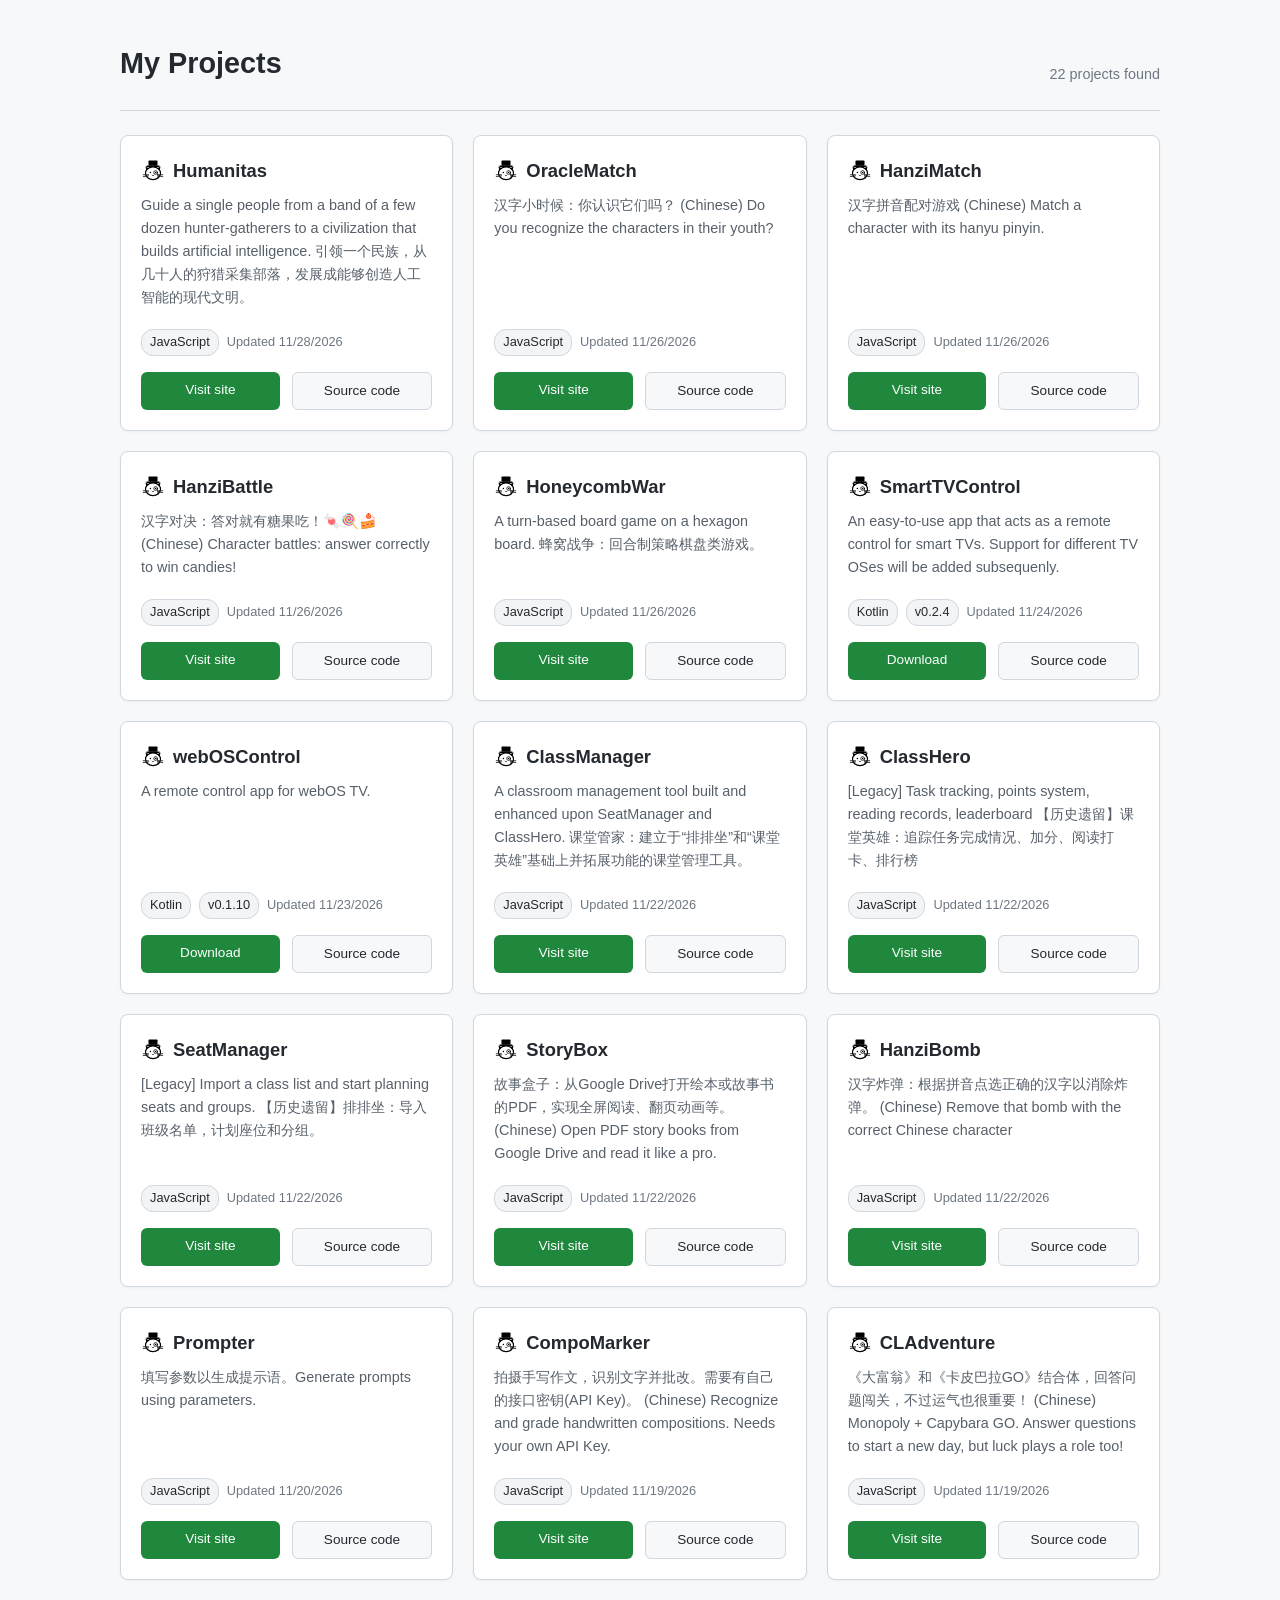
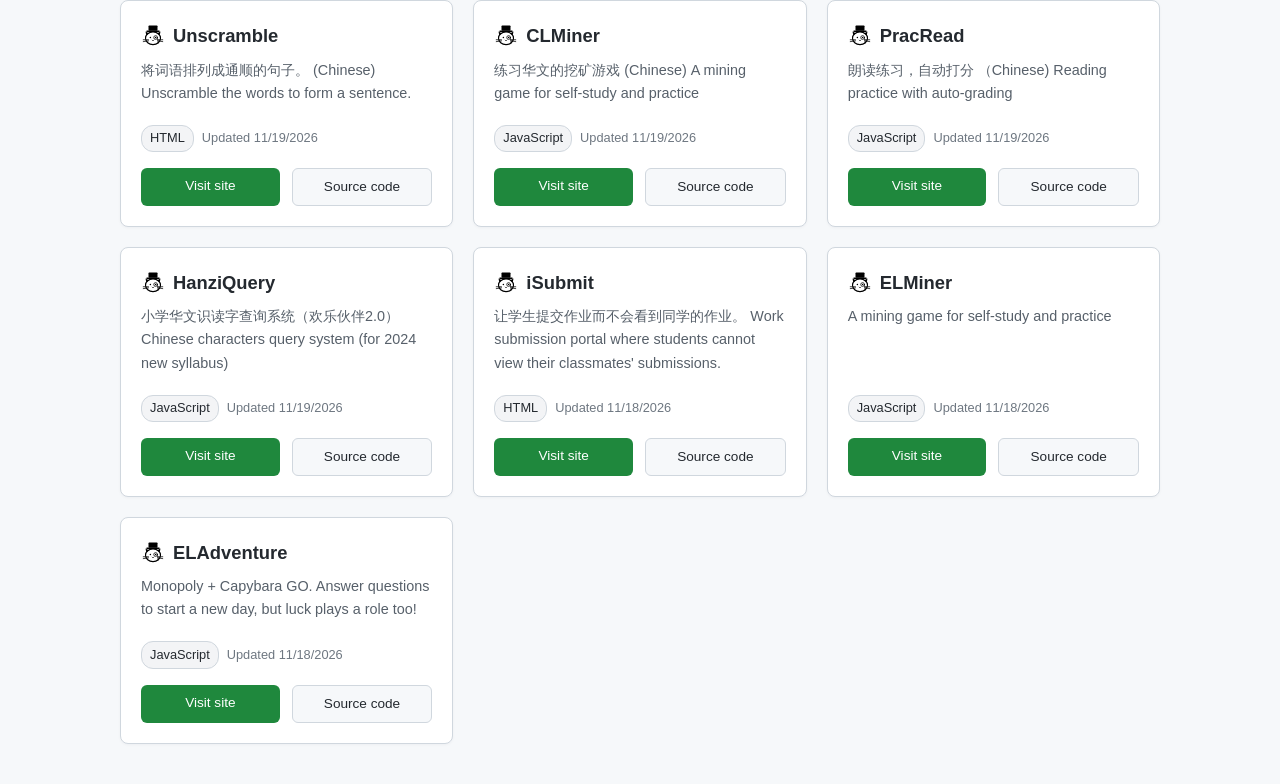
<file: index (2).html>
<!DOCTYPE html>
<html lang="zh-CN">
<head>
  <meta charset="UTF-8">
  <meta name="viewport" content="width=device-width, initial-scale=1.0">
  <title>GitHub Pages 导航</title>
  <link rel="stylesheet" href="style.css">
</head>
<body>

  <div class="container">
    <header>
      <div>
        <h1 id="page-title">项目目录</h1>
      </div>
      <div id="repo-count" class="status-text">正在查询仓库...</div>
    </header>

    <div id="pages-container" class="grid">
      <div class="state-message">正在从 GitHub 获取项目列表...</div>
    </div>
  </div>

  <script src="script.js"></script>
</body>
</html>
</file>
<file: style.css>
:root {
  --bg: #f6f8fa;             /* 浅灰白底色，减轻纯白刺眼感 */
  --card-bg: #ffffff;        /* 卡片纯白背景 */
  --border: #d0d7de;         /* 浅色边框 */
  --text: #57606a;           /* 次要文本灰 */
  --title: #24292f;          /* 标题深黑灰 */
  --accent: #0969da;         /* GitHub 蓝 */
  --accent-hover: #0550ae;   /* 悬浮深蓝 */
  --meta: #6e7781;           /* 元数据浅灰 */
  --tag-bg: #f3f4f6;         /* 标签微灰底色 */
}

* {
  box-sizing: border-box;
  margin: 0;
  padding: 0;
}

body {
  font-family: -apple-system, BlinkMacSystemFont, "Segoe UI", Roboto, "Helvetica Neue", Arial, sans-serif;
  background-color: var(--bg);
  color: var(--text);
  line-height: 1.6;
  padding: 2.5rem 1.5rem;
}

.container {
  max-width: 1040px;
  margin: 0 auto;
}

header {
  margin-bottom: 1.5rem;
  border-bottom: 1px solid var(--border);
  padding-bottom: 1.5rem;
  display: flex;
  justify-content: space-between;
  align-items: flex-end;
  flex-wrap: wrap;
  gap: 1rem;
}

.header-left {
  display: flex;
  align-items: center;
  gap: 0.85rem;
}

.avatar-link {
  display: inline-flex;
  flex-shrink: 0;
  border-radius: 50%;
}

.avatar {
  width: 48px;
  height: 48px;
  border-radius: 50%;
  border: 1px solid var(--border);
  background-color: var(--card-bg);
  display: block;
  transition: border-color 0.15s ease, box-shadow 0.15s ease;
}

.avatar-link:hover .avatar {
  border-color: var(--accent);
  box-shadow: 0 0 0 3px rgba(9, 105, 218, 0.15);
}

.avatar-link:focus-visible {
  outline: 2px solid var(--accent);
  outline-offset: 2px;
}

h1 {
  color: var(--title);
  font-size: 1.8rem;
  font-weight: 600;
}

.status-text {
  color: var(--meta);
  font-size: 0.9rem;
}

.grid {
  display: grid;
  grid-template-columns: repeat(auto-fill, minmax(310px, 1fr));
  gap: 1.25rem;
}

.card {
  background: var(--card-bg);
  border: 1px solid var(--border);
  border-radius: 8px;
  padding: 1.25rem;
  display: flex;
  flex-direction: column;
  justify-content: space-between;
  box-shadow: 0 1px 3px rgba(31, 35, 40, 0.04);
  transition: transform 0.15s ease, border-color 0.15s ease, box-shadow 0.15s ease;
}

.card:hover {
  transform: translateY(-2px);
  border-color: var(--accent);
  box-shadow: 0 4px 12px rgba(31, 35, 40, 0.08);
}

.card-title {
  font-size: 1.15rem;
  font-weight: 600;
  color: var(--title);
  margin-bottom: 0.5rem;
  word-break: break-word;
  display: flex;
  align-items: center;
  gap: 0.5rem;
}

.card-icon {
  width: 24px;
  height: 24px;
  flex-shrink: 0;
  border-radius: 5px;
  object-fit: contain;
}

.card-desc {
  font-size: 0.9rem;
  color: var(--text);
  margin-bottom: 1.25rem;
  flex-grow: 1;
}

.card-meta {
  display: flex;
  align-items: center;
  gap: 0.5rem;
  margin-bottom: 1rem;
  font-size: 0.8rem;
  color: var(--meta);
  flex-wrap: wrap;
}

.pill {
  background-color: var(--tag-bg);
  border: 1px solid var(--border);
  color: var(--title);
  padding: 0.15rem 0.5rem;
  border-radius: 12px;
}

.card-links {
  display: flex;
  gap: 0.75rem;
}

.btn {
  flex: 1;
  text-align: center;
  text-decoration: none;
  font-size: 0.85rem;
  font-weight: 500;
  padding: 0.45rem 0.75rem;
  border-radius: 6px;
  transition: background-color 0.15s ease, color 0.15s ease, border-color 0.15s ease;
}

.btn-primary {
  background-color: #1f883d;
  color: #ffffff;
}

.btn-primary:hover {
  background-color: #1a7f37;
}

.btn-secondary {
  background-color: #f6f8fa;
  color: var(--title);
  border: 1px solid var(--border);
}

.btn-secondary:hover {
  background-color: #f3f4f6;
  border-color: #b1bac4;
}

.btn-disabled {
  background-color: #f6f8fa;
  color: var(--meta);
  border: 1px dashed var(--border);
  cursor: not-allowed;
}

.pill-link {
  text-decoration: none;
}

.pill-link:hover {
  border-color: #b1bac4;
}

.state-message {
  text-align: center;
  padding: 4rem 1rem;
  color: var(--meta);
  grid-column: 1 / -1;
}

/* 语言切换 */
.header-right {
  display: flex;
  align-items: center;
  gap: 1rem;
}

.lang-toggle {
  font: inherit;
  font-size: 0.85rem;
  font-weight: 500;
  color: var(--title);
  background-color: var(--card-bg);
  border: 1px solid var(--border);
  border-radius: 6px;
  padding: 0.3rem 0.75rem;
  min-width: 3.5rem;
  cursor: pointer;
  transition: border-color 0.15s ease, color 0.15s ease;
}

.lang-toggle:hover {
  border-color: var(--accent);
  color: var(--accent);
}

.lang-toggle:focus-visible {
  outline: 2px solid var(--accent);
  outline-offset: 2px;
}

/* 分类切换 */
.category-bar {
  display: flex;
  flex-wrap: wrap;
  gap: 0.5rem;
  margin-bottom: 1.75rem;
}

.category-btn {
  font: inherit;
  font-size: 0.875rem;
  font-weight: 500;
  color: var(--title);
  background-color: var(--card-bg);
  border: 1px solid var(--border);
  border-radius: 999px;
  padding: 0.3rem 0.9rem;
  cursor: pointer;
  display: inline-flex;
  align-items: center;
  gap: 0.4rem;
  transition: border-color 0.15s ease, color 0.15s ease, background-color 0.15s ease;
}

.category-btn:hover {
  border-color: var(--accent);
  color: var(--accent);
}

.category-btn.active {
  background-color: var(--accent);
  border-color: var(--accent);
  color: #ffffff;
}

.category-btn:focus-visible {
  outline: 2px solid var(--accent);
  outline-offset: 2px;
}

.category-count {
  font-size: 0.75rem;
  font-weight: 500;
  line-height: 1.4;
  padding: 0 0.45rem;
  border-radius: 999px;
  background-color: var(--tag-bg);
  color: var(--meta);
}

.category-btn.active .category-count {
  background-color: rgba(255, 255, 255, 0.25);
  color: #ffffff;
}

/* 搜索 */
.search-wrap {
  position: relative;
  margin-bottom: 1rem;
}

.search-icon {
  position: absolute;
  left: 0.85rem;
  top: 50%;
  transform: translateY(-50%);
  color: var(--meta);
  pointer-events: none;
}

.search-input {
  width: 100%;
  font: inherit;
  font-size: 0.95rem;
  color: var(--title);
  background-color: var(--card-bg);
  border: 1px solid var(--border);
  border-radius: 8px;
  padding: 0.6rem 2.75rem 0.6rem 2.4rem;
  transition: border-color 0.15s ease, box-shadow 0.15s ease;
}

.search-input::placeholder {
  color: var(--meta);
}

.search-input:focus {
  outline: none;
  border-color: var(--accent);
  box-shadow: 0 0 0 3px rgba(9, 105, 218, 0.15);
}

.search-kbd {
  position: absolute;
  right: 0.75rem;
  top: 50%;
  transform: translateY(-50%);
  font-family: ui-monospace, SFMono-Regular, Menlo, monospace;
  font-size: 0.75rem;
  line-height: 1;
  color: var(--meta);
  border: 1px solid var(--border);
  border-radius: 4px;
  padding: 0.2rem 0.4rem;
  pointer-events: none;
}

/* 有输入或聚焦时隐藏快捷键提示，给浏览器自带的清除按钮让位 */
.search-input:focus ~ .search-kbd,
.search-input:not(:placeholder-shown) ~ .search-kbd {
  display: none;
}

mark {
  background-color: #fff8c5;
  color: inherit;
  border-radius: 2px;
  padding: 0 1px;
}

.site-footer {
  margin-top: 2.5rem;
  padding-top: 1.25rem;
  border-top: 1px solid var(--border);
  text-align: center;
  font-size: 0.85rem;
}

.site-footer a {
  color: var(--meta);
}

.site-footer a:hover {
  color: var(--accent);
}
</file>
